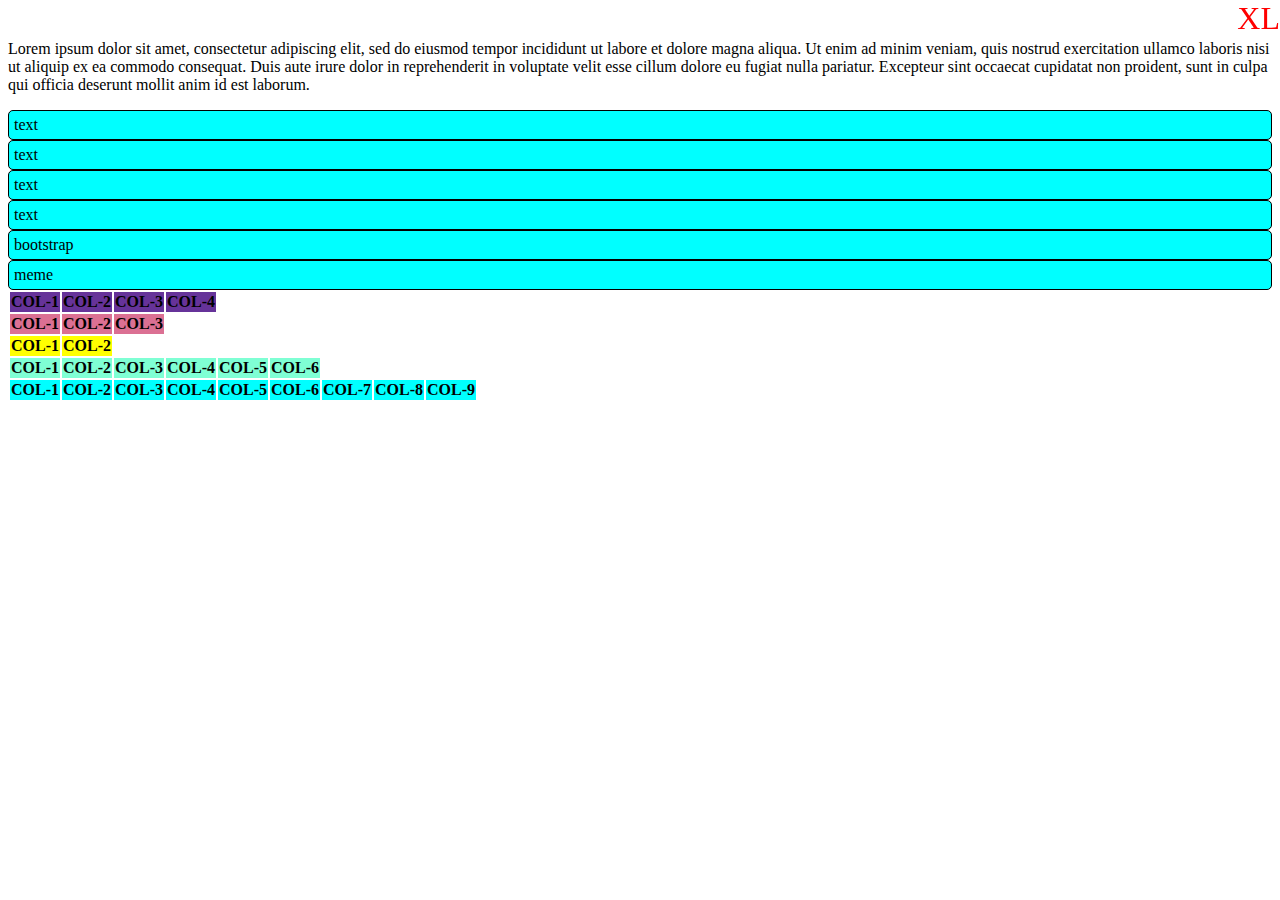
<file: webDev2/index.html>
<!DOCTYPE html>
<html lang="en">
<head>
    <meta charset="UTF-8">
    <meta name="viewport" content="width=device-width, initial-scale=1.0">
    <link href="https://cdn.jsdelivr.net/npm/bootstrap@5.0.2/dist/css/bootstrap.min.css" rel="stylesheet" integrity="sha384-EVSTQN3/azprG1Anm3QDgpJLIm9Nao0Yz1ztcQTwFspd3yD65VohhpuuCOmLASjC" crossorigin="anonymous">
    <script src="https://cdn.jsdelivr.net/npm/bootstrap@5.0.2/dist/js/bootstrap.bundle.min.js" integrity="sha384-MrcW6ZMFYlzcLA8Nl+NtUVF0sA7MsXsP1UyJoMp4YLEuNSfAP+JcXn/tWtIaxVXM" crossorigin="anonymous" defer></script>
    <title>BOOTSTRAP</title>
    <style>
        body{
            margin-top: 40px;
        }

        body::before{
            content: "XS";
            color: red;
            font-size: 2rem;
            position: fixed;
            top: 0;
            right: 0;
        }

        @media (min-width: 576px){
            body::before{
                content: "SM"
            }
        }

        @media(min-width: 768px){
            body::before{
                content: "MD";
            }
        }

        @media(min-width: 992px){
            body::before{
                content: "LG";
            }
        }

        @media(min-width: 1200px){
            body::before{
                content: "XL";
            }
        }

        @media(min-width: 1400px){
            body::before{
                content: "XXL";
            }
        }

        .box{
            background-color: aqua;
            border: solid 1px;
            padding: 5px;
            border-radius: 5px;
        }

        .table{
            border
        }
    </style>
</head>
<body>
    <p class="d-none d-sm-block">Lorem ipsum dolor sit amet, consectetur adipiscing elit, sed do eiusmod tempor incididunt ut labore et dolore magna aliqua. Ut enim ad minim veniam, quis nostrud exercitation ullamco laboris nisi ut aliquip ex ea commodo consequat. Duis aute irure dolor in reprehenderit in voluptate velit esse cillum dolore eu fugiat nulla pariatur. Excepteur sint occaecat cupidatat non proident, sunt in culpa qui officia deserunt mollit anim id est laborum.</p>
    <div class="container">
        <div class="row">
            
            <div class="col-4">
                <div class="box">text</div>
            </div>

            <div class="col-4">
                <div class="box">text</div>
            </div>
            <div class="col-4">
                <div class="box">text</div>
            </div>
            <div class="col-4">
                <div class="box">text</div>
            </div>

            <div class="col-4">
                <div class="box">bootstrap</div>
            </div>

            <div class="col-4">
                <div class="box">meme</div>
            </div>
        </div>
    </div>

    <div class="container-m">

    </div>

    <div class="container-fluid">
        <class="table-container">
            <table class="table table-bordered">
                <tr style="background-color: rebeccapurple;">
                    <th>COL-1</th>
                    <th>COL-2</th>
                    <th>COL-3</th>
                    <th>COL-4</th>
                </tr>
        
                <tr style="background-color: palevioletred;">
                    <th>COL-1</th>
                    <th>COL-2</th>
                    <th>COL-3</th>
                </tr>
        
                <tr style="background-color: yellow;">
                    <th>COL-1</th>
                    <th>COL-2</th>
                </tr>
        
                <tr style="background-color: aquamarine;">
                    <th>COL-1</th>
                    <th>COL-2</th>
                    <th>COL-3</th>
                    <th>COL-4</th>
                    <th>COL-5</th>
                    <th>COL-6</th>
                </tr>
        
                <tr style="background-color: aqua;">
                    <th>COL-1</th>
                    <th>COL-2</th>
                    <th>COL-3</th>
                    <th>COL-4</th>
                    <th>COL-5</th>
                    <th>COL-6</th>
                    <th>COL-7</th>
                    <th>COL-8</th>
                    <th>COL-9</th>
                </tr>
        </table>
    </div>
    </div>
</body>
</html>
</file>
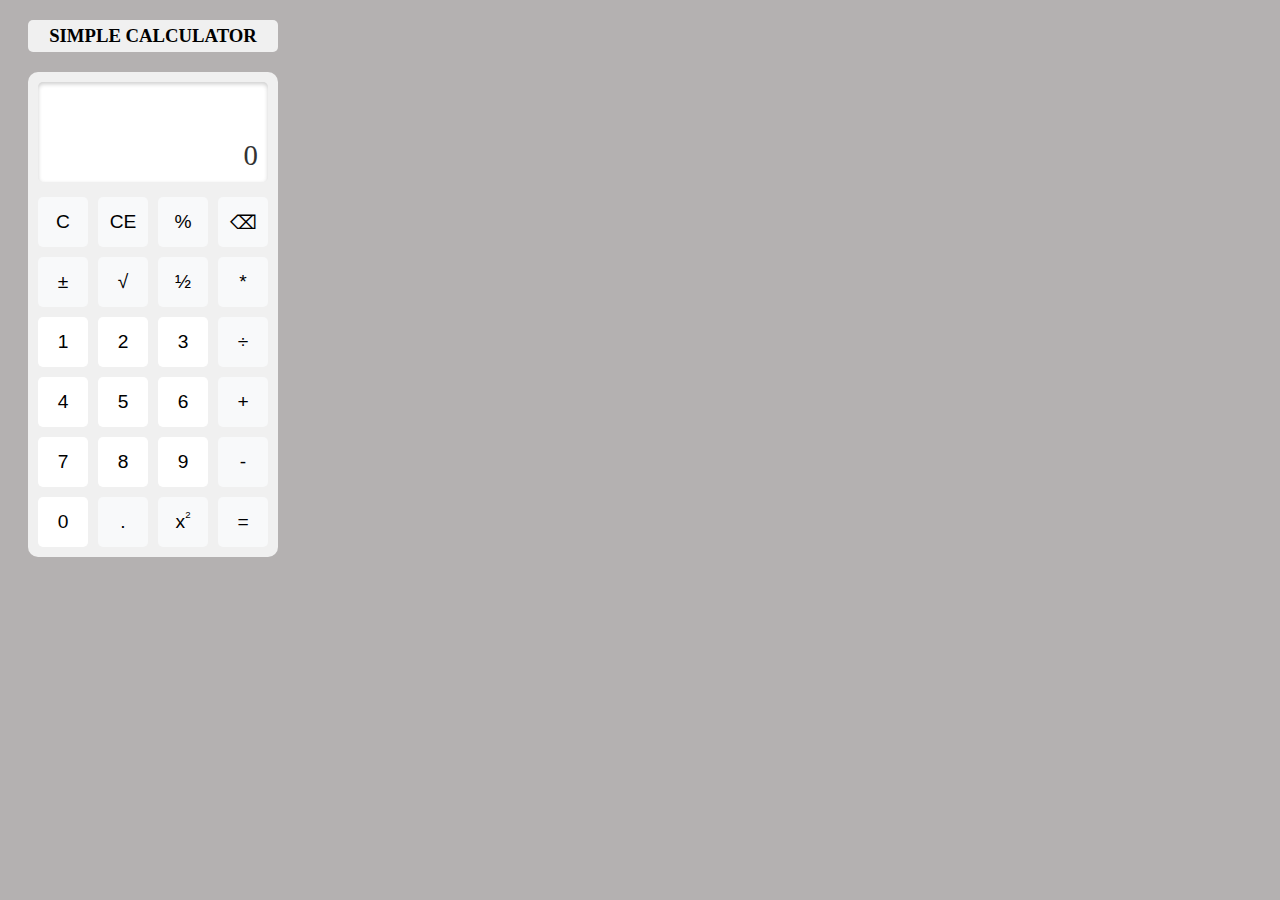
<file: JAVASCRIPT/Calculator/index.html>
<!DOCTYPE html>
<html lang="en">
<head>
    <meta charset="UTF-8">
    <meta name="viewport" content="width=device-width, initial-scale=1.0">
    <title>Simple Calculator</title>
    <link rel="stylesheet" href="styles.css">
</head>
<body>
    <h3>SIMPLE CALCULATOR</h3>
    <div class="calculator_box">
        <div class="calc_display_container">
            <div class="calc_equation"></div>
            <div class="calc_display">0</div>
        </div>
    
        <div class="calc_grid">
            <button class="calc_btn operator" onclick="clearAll()">C</button>
            <button class="calc_btn operator" onclick="clearEntry()">CE</button>
            <button class="calc_btn operator" onclick="handleOperator('%')">%</button>
            <button class="calc_btn operator" onclick="backSpace()">⌫</button>
            
            <button class="calc_btn operator" onclick="toggleSign()">±</button>
            <button class="calc_btn operator" onclick="squareRoot()">√</button>
            <button class="calc_btn operator" onclick="fraction()">½</button>
            <button class="calc_btn operator" onclick="handleOperator('*')">*</button>
            
            <button class="calc_btn" onclick="appendNumber('1')">1</button>
            <button class="calc_btn" onclick="appendNumber('2')">2</button>
            <button class="calc_btn" onclick="appendNumber('3')">3</button>
            <button class="calc_btn operator" onclick="handleOperator('/')">÷</button>

            <button class="calc_btn" onclick="appendNumber('4')">4</button>
            <button class="calc_btn" onclick="appendNumber('5')">5</button>
            <button class="calc_btn" onclick="appendNumber('6')">6</button>
            <button class="calc_btn operator" onclick="handleOperator('+')">+</button>

            <button class="calc_btn" onclick="appendNumber('7')">7</button>
            <button class="calc_btn" onclick="appendNumber('8')">8</button>
            <button class="calc_btn" onclick="appendNumber('9')">9</button>
            <button class="calc_btn operator" onclick="handleOperator('-')">-</button>

            <button class="calc_btn" onclick="appendNumber('0')">0</button>
            <button class="calc_btn operator" onclick="appendDecimal('')">.</button>
            <button class="calc_btn operator" onclick="square()">x<sup>2</sup></button>
            <button class="calc_btn operator" onclick="calculate()">=</button>
            
        </div>
    </div>
    <script src="script.js"></script>
</body>
</html>
</file>
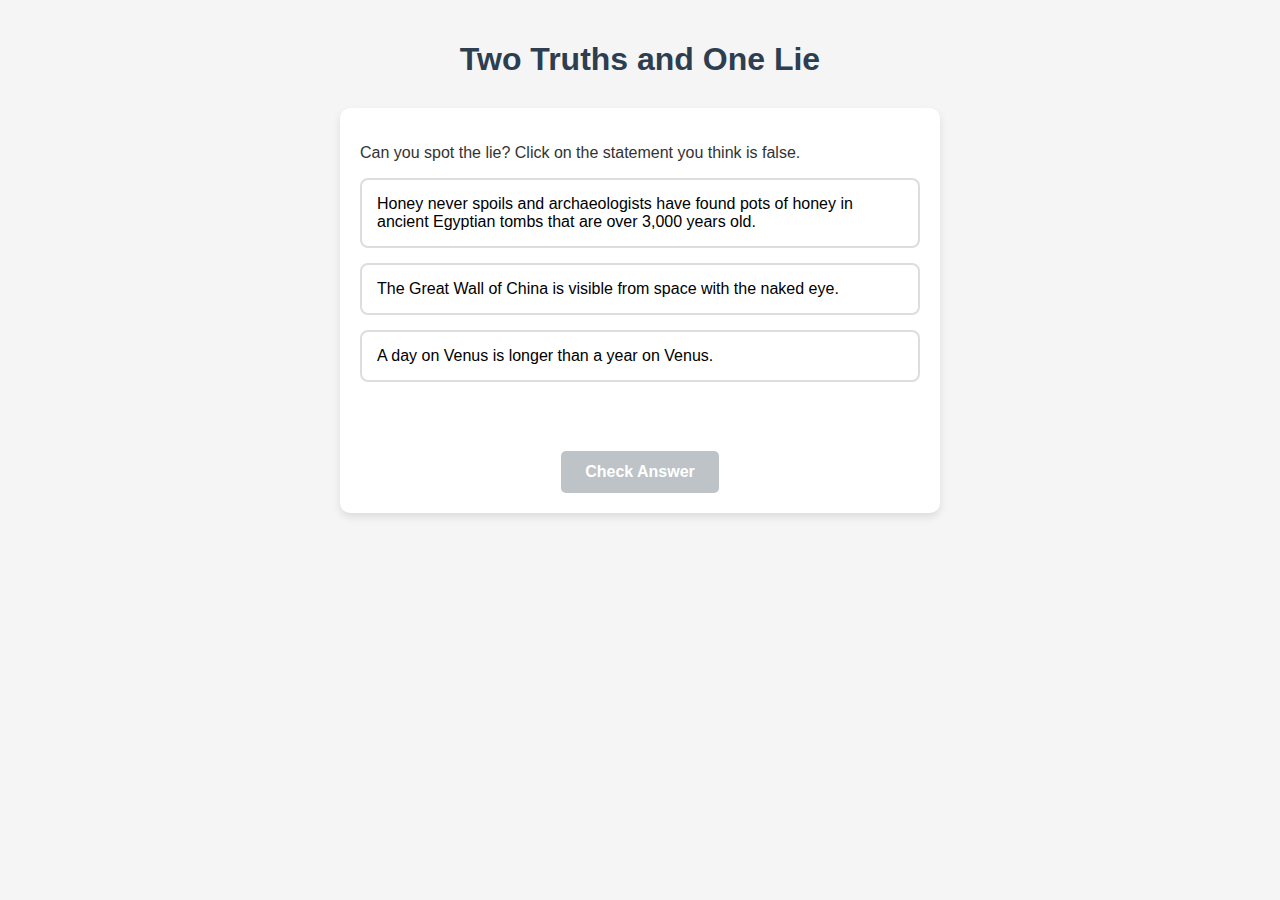
<file: JAVASCRIPT/twotruth/index.html>
<!DOCTYPE html>
<html lang="en">
<head>
    <meta charset="UTF-8">
    <meta name="viewport" content="width=device-width, initial-scale=1.0">
    <link rel="stylesheet" href="style.css">
    <script src="script.js" defer></script>
    <title>Two Truths and One Lie</title>
    <style>

    </style>
</head>
<body>
    <h1>Two Truths and One Lie</h1>
    
    <div class="game-container">
        <p>Can you spot the lie? Click on the statement you think is false.</p>
        
        <div class="statements" id="statements-container">
            <button class="statement-btn" id="statement1">Honey never spoils and archaeologists have found pots of honey in ancient Egyptian tombs that are over 3,000 years old.</button>
            <button class="statement-btn" id="statement2">The Great Wall of China is visible from space with the naked eye.</button>
            <button class="statement-btn" id="statement3">A day on Venus is longer than a year on Venus.</button>
        </div>
        
        <div class="feedback" id="feedback"></div>
        
        <button id="check-answer" class="action-btn" disabled>Check Answer</button>
        <button id="reset-game" class="action-btn reset-btn">Play Again</button>
    </div>
</body>
</html>
</file>
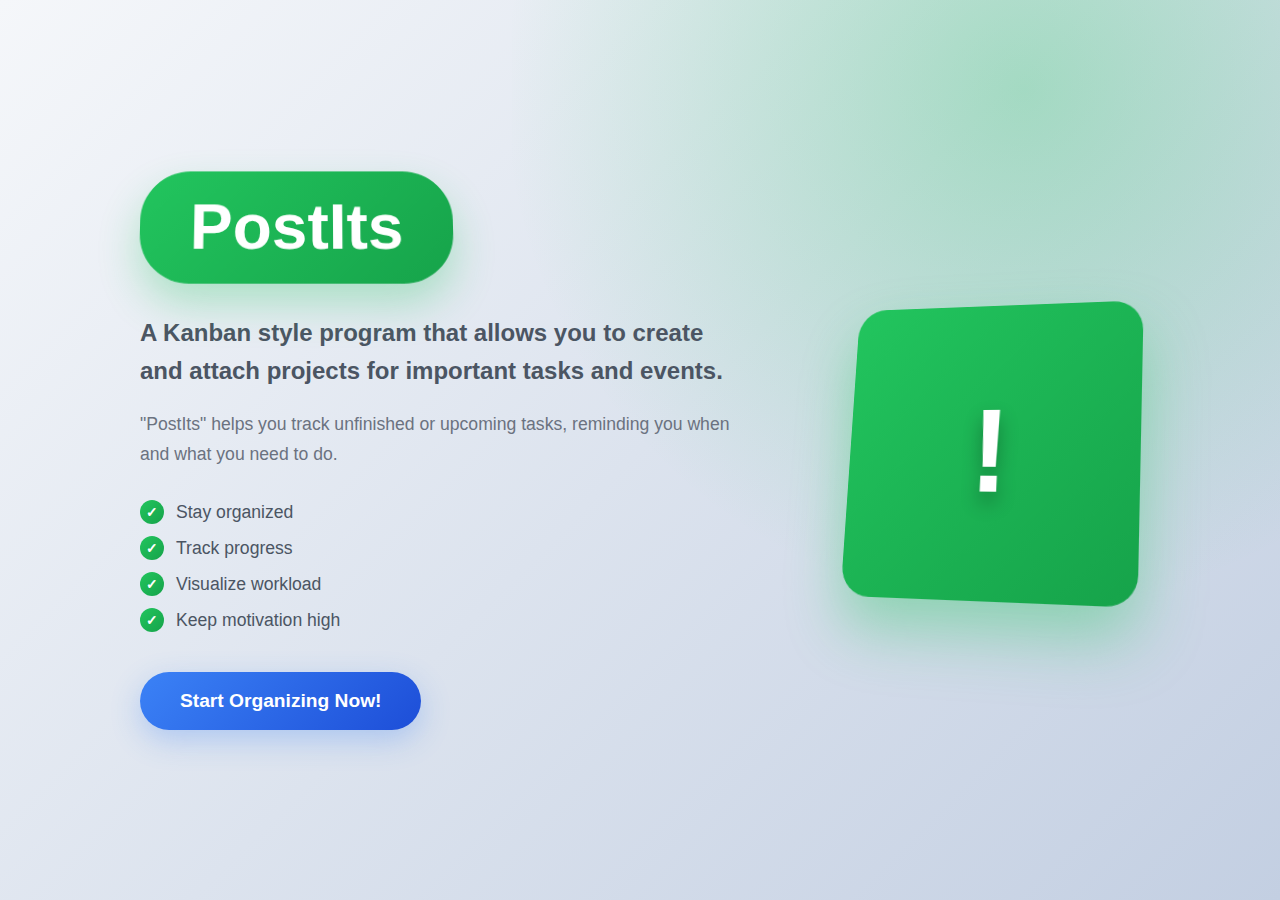
<file: FINAL_WEBDEV_OUTPUT_RESUBMISSION.html>
<!DOCTYPE html>
<html lang="en">
<head>
    <meta charset="UTF-8">
    <meta name="viewport" content="width=device-width, initial-scale=1.0">
    <title>PostIts - Kanban Task Manager</title>
    <style>
        * {
            margin: 0;
            padding: 0;
            box-sizing: border-box;
        }

        body {
            font-family: 'Segoe UI', Tahoma, Geneva, Verdana, sans-serif;
            background: linear-gradient(135deg, #667eea 0%, #764ba2 100%);
            min-height: 100vh;
            color: #333;
        }

        .hero-section {
            background: linear-gradient(135deg, #f5f7fa 0%, #c3cfe2 100%);
            min-height: 100vh;
            display: flex;
            align-items: center;
            justify-content: center;
            position: relative;
            overflow: hidden;
        }

        .hero-section::before {
            content: '';
            position: absolute;
            top: -50%;
            right: -20%;
            width: 80%;
            height: 120%;
            background: radial-gradient(circle, rgba(34, 197, 94, 0.3) 0%, transparent 70%);
            animation: float 6s ease-in-out infinite;
        }

        @keyframes float {
            0%, 100% { transform: translateY(0px) rotate(0deg); }
            50% { transform: translateY(-20px) rotate(5deg); }
        }

        .hero-content {
            display: flex;
            align-items: center;
            max-width: 1200px;
            padding: 0 40px;
            gap: 100px;
            z-index: 2;
            position: relative;
        }

        .hero-text {
            flex: 1;
            max-width: 600px;
        }

        .logo {
            background: linear-gradient(135deg, #22c55e, #16a34a);
            color: white;
            padding: 20px 50px;
            border-radius: 50px;
            font-size: 4rem;
            font-weight: bold;
            margin-bottom: 30px;
            display: inline-block;
            box-shadow: 0 20px 40px rgba(34, 197, 94, 0.3);
            transform: perspective(1000px) rotateX(10deg);
            animation: pulse 2s infinite;
        }

        @keyframes pulse {
            0%, 100% { transform: perspective(1000px) rotateX(10deg) scale(1); }
            50% { transform: perspective(1000px) rotateX(10deg) scale(1.05); }
        }

        .hero-text h2 {
            font-size: 1.5rem;
            margin-bottom: 20px;
            color: #4b5563;
            line-height: 1.6;
        }

        .hero-text p {
            font-size: 1.1rem;
            margin-bottom: 30px;
            color: #6b7280;
            line-height: 1.7;
        }

        .features {
            list-style: none;
            margin-bottom: 40px;
        }

        .features li {
            font-size: 1.1rem;
            margin-bottom: 12px;
            color: #4b5563;
            display: flex;
            align-items: center;
            gap: 12px;
        }

        .features li::before {
            content: '✓';
            background: linear-gradient(135deg, #22c55e, #16a34a);
            color: white;
            width: 24px;
            height: 24px;
            border-radius: 50%;
            display: flex;
            align-items: center;
            justify-content: center;
            font-weight: bold;
            font-size: 0.9rem;
        }

        .hero-icon {
            width: 300px;
            height: 300px;
            background: linear-gradient(135deg, #22c55e, #16a34a);
            border-radius: 30px;
            display: flex;
            align-items: center;
            justify-content: center;
            box-shadow: 0 30px 60px rgba(34, 197, 94, 0.4);
            transform: perspective(1000px) rotateY(-15deg) rotateX(10deg);
            animation: bounce 3s ease-in-out infinite;
        }

        @keyframes bounce {
            0%, 100% { transform: perspective(1000px) rotateY(-15deg) rotateX(10deg) translateY(0px); }
            50% { transform: perspective(1000px) rotateY(-15deg) rotateX(10deg) translateY(-10px); }
        }

        .hero-icon::before {
            content: '!';
            color: white;
            font-size: 120px;
            font-weight: bold;
            text-shadow: 0 10px 20px rgba(0,0,0,0.3);
        }

        .cta-button {
            background: linear-gradient(135deg, #3b82f6, #1d4ed8);
            color: white;
            padding: 18px 40px;
            border: none;
            border-radius: 50px;
            font-size: 1.2rem;
            font-weight: 600;
            cursor: pointer;
            transition: all 0.3s ease;
            box-shadow: 0 10px 30px rgba(59, 130, 246, 0.3);
            position: relative;
            overflow: hidden;
        }

        .cta-button::before {
            content: '';
            position: absolute;
            top: 0;
            left: -100%;
            width: 100%;
            height: 100%;
            background: linear-gradient(90deg, transparent, rgba(255,255,255,0.3), transparent);
            transition: left 0.6s;
        }

        .cta-button:hover::before {
            left: 100%;
        }

        .cta-button:hover {
            transform: translateY(-3px);
            box-shadow: 0 15px 40px rgba(59, 130, 246, 0.4);
        }

        .app-section {
            display: none;
            min-height: 100vh;
            padding: 20px;
            background: linear-gradient(135deg, #667eea 0%, #764ba2 100%);
        }

        .app-header {
            background: rgba(255, 255, 255, 0.95);
            backdrop-filter: blur(10px);
            padding: 20px;
            border-radius: 20px;
            margin-bottom: 30px;
            box-shadow: 0 10px 30px rgba(0,0,0,0.1);
            display: flex;
            justify-content: space-between;
            align-items: center;
        }

        .app-logo {
            background: linear-gradient(135deg, #22c55e, #16a34a);
            color: white;
            padding: 10px 25px;
            border-radius: 25px;
            font-size: 1.5rem;
            font-weight: bold;
        }

        .add-task-btn {
            background: linear-gradient(135deg, #f59e0b, #d97706);
            color: white;
            border: none;
            padding: 12px 25px;
            border-radius: 25px;
            font-weight: 600;
            cursor: pointer;
            transition: all 0.3s ease;
            box-shadow: 0 5px 15px rgba(245, 158, 11, 0.3);
        }

        .add-task-btn:hover {
            transform: translateY(-2px);
            box-shadow: 0 8px 25px rgba(245, 158, 11, 0.4);
        }

        .kanban-board {
            display: grid;
            grid-template-columns: repeat(auto-fit, minmax(300px, 1fr));
            gap: 30px;
            max-width: 1400px;
            margin: 0 auto;
        }

        .column {
            background: rgba(255, 255, 255, 0.95);
            backdrop-filter: blur(10px);
            border-radius: 20px;
            padding: 25px;
            box-shadow: 0 10px 30px rgba(0,0,0,0.1);
            min-height: 500px;
        }

        .column-header {
            font-size: 1.3rem;
            font-weight: bold;
            margin-bottom: 20px;
            padding-bottom: 15px;
            border-bottom: 3px solid;
            text-align: center;
        }

        .todo .column-header {
            color: #ef4444;
            border-color: #ef4444;
        }

        .in-progress .column-header {
            color: #f59e0b;
            border-color: #f59e0b;
        }

        .done .column-header {
            color: #22c55e;
            border-color: #22c55e;
        }

        .task-list {
            min-height: 400px;
            position: relative;
        }

        .task-card {
            background: white;
            border-radius: 15px;
            padding: 20px;
            margin-bottom: 15px;
            box-shadow: 0 5px 15px rgba(0,0,0,0.1);
            cursor: grab;
            transition: all 0.3s ease;
            border-left: 4px solid;
            position: relative;
            overflow: hidden;
        }

        .task-card::before {
            content: '';
            position: absolute;
            top: 0;
            left: 0;
            right: 0;
            height: 2px;
            background: linear-gradient(90deg, transparent, rgba(0,0,0,0.1), transparent);
            transform: translateX(-100%);
            transition: transform 0.3s ease;
        }

        .task-card:hover::before {
            transform: translateX(100%);
        }

        .task-card:hover {
            transform: translateY(-5px);
            box-shadow: 0 15px 30px rgba(0,0,0,0.15);
        }

        .task-card:active {
            cursor: grabbing;
        }

        .task-card.todo {
            border-left-color: #ef4444;
        }

        .task-card.in-progress {
            border-left-color: #f59e0b;
        }

        .task-card.done {
            border-left-color: #22c55e;
        }

        .task-title {
            font-size: 1.1rem;
            font-weight: 600;
            margin-bottom: 8px;
            color: #1f2937;
        }

        .task-description {
            color: #6b7280;
            font-size: 0.9rem;
            margin-bottom: 12px;
            line-height: 1.5;
        }

        .task-meta {
            display: flex;
            justify-content: space-between;
            align-items: center;
            font-size: 0.8rem;
            color: #9ca3af;
        }

        .task-actions {
            display: flex;
            gap: 8px;
        }

        .task-action {
            background: none;
            border: none;
            cursor: pointer;
            padding: 4px 8px;
            border-radius: 6px;
            transition: all 0.2s ease;
            font-size: 0.8rem;
        }

        .edit-btn {
            color: #3b82f6;
        }

        .edit-btn:hover {
            background: rgba(59, 130, 246, 0.1);
        }

        .delete-btn {
            color: #ef4444;
        }

        .delete-btn:hover {
            background: rgba(239, 68, 68, 0.1);
        }

        .modal {
            display: none;
            position: fixed;
            top: 0;
            left: 0;
            width: 100%;
            height: 100%;
            background: rgba(0, 0, 0, 0.7);
            backdrop-filter: blur(5px);
            z-index: 1000;
        }

        .modal-content {
            position: absolute;
            top: 50%;
            left: 50%;
            transform: translate(-50%, -50%);
            background: white;
            padding: 40px;
            border-radius: 20px;
            box-shadow: 0 20px 60px rgba(0,0,0,0.3);
            width: 90%;
            max-width: 500px;
            animation: modalSlideIn 0.3s ease;
        }

        @keyframes modalSlideIn {
            from {
                opacity: 0;
                transform: translate(-50%, -60%);
            }
            to {
                opacity: 1;
                transform: translate(-50%, -50%);
            }
        }

        .modal h3 {
            margin-bottom: 25px;
            color: #1f2937;
            font-size: 1.4rem;
        }

        .form-group {
            margin-bottom: 20px;
        }

        .form-group label {
            display: block;
            margin-bottom: 8px;
            font-weight: 600;
            color: #374151;
        }

        .form-group input,
        .form-group textarea,
        .form-group select {
            width: 100%;
            padding: 12px 15px;
            border: 2px solid #e5e7eb;
            border-radius: 10px;
            font-size: 1rem;
            transition: all 0.3s ease;
            background: #f9fafb;
        }

        .form-group input:focus,
        .form-group textarea:focus,
        .form-group select:focus {
            outline: none;
            border-color: #3b82f6;
            background: white;
            box-shadow: 0 0 0 3px rgba(59, 130, 246, 0.1);
        }

        .form-group textarea {
            resize: vertical;
            min-height: 100px;
        }

        .modal-actions {
            display: flex;
            gap: 15px;
            justify-content: flex-end;
            margin-top: 30px;
        }

        .modal-btn {
            padding: 12px 25px;
            border: none;
            border-radius: 10px;
            font-weight: 600;
            cursor: pointer;
            transition: all 0.3s ease;
            font-size: 1rem;
        }

        .save-btn {
            background: linear-gradient(135deg, #22c55e, #16a34a);
            color: white;
        }

        .save-btn:hover {
            transform: translateY(-2px);
            box-shadow: 0 8px 25px rgba(34, 197, 94, 0.3);
        }

        .cancel-btn {
            background: #f3f4f6;
            color: #6b7280;
        }

        .cancel-btn:hover {
            background: #e5e7eb;
        }

        .drag-over {
            background: rgba(59, 130, 246, 0.1);
            border: 2px dashed #3b82f6;
        }

        .empty-state {
            text-align: center;
            color: #9ca3af;
            font-style: italic;
            padding: 40px 20px;
        }

        @media (max-width: 768px) {
            .hero-content {
                flex-direction: column;
                gap: 50px;
                text-align: center;
            }

            .hero-icon {
                width: 200px;
                height: 200px;
            }

            .logo {
                font-size: 3rem;
                padding: 15px 35px;
            }

            .kanban-board {
                grid-template-columns: 1fr;
            }

            .app-header {
                flex-direction: column;
                gap: 15px;
            }
        }
    </style>
</head>
<body>
    
    <div class="hero-section" id="heroSection">
        <div class="hero-content">
            <div class="hero-text">
                <div class="logo">PostIts</div>
                <h2>A Kanban style program that allows you to create and attach projects for important tasks and events.</h2>
                <p>"PostIts" helps you track unfinished or upcoming tasks, reminding you when and what you need to do.</p>
                <ul class="features">
                    <li>Stay organized</li>
                    <li>Track progress</li>
                    <li>Visualize workload</li>
                    <li>Keep motivation high</li>
                </ul>
                <button class="cta-button" onclick="startApp()">Start Organizing Now!</button>
            </div>
            <div class="hero-icon"></div>
        </div>
    </div>

    
    <div class="app-section" id="appSection">
        <div class="app-header">
            <div class="app-logo">PostIts</div>
            <button class="add-task-btn" onclick="openTaskModal()">+ Add New Task</button>
        </div>

        <div class="kanban-board">
            <div class="column todo">
                <div class="column-header">To Do</div>
                <div class="task-list" id="todoList" ondrop="drop(event)" ondragover="allowDrop(event)">
                    <div class="empty-state">No tasks yet. Add your first task!</div>
                </div>
            </div>

            <div class="column in-progress">
                <div class="column-header">In Progress</div>
                <div class="task-list" id="inProgressList" ondrop="drop(event)" ondragover="allowDrop(event)">
                    <div class="empty-state">Move tasks here when you start working on them</div>
                </div>
            </div>

            <div class="column done">
                <div class="column-header">Done</div>
                <div class="task-list" id="doneList" ondrop="drop(event)" ondragover="allowDrop(event)">
                    <div class="empty-state">Completed tasks will appear here</div>
                </div>
            </div>
        </div>
    </div>

    
    <div class="modal" id="taskModal">
        <div class="modal-content">
            <h3 id="modalTitle">Add New Task</h3>
            <form id="taskForm">
                <div class="form-group">
                    <label for="taskTitle">Task Title</label>
                    <input type="text" id="taskTitle" required>
                </div>
                <div class="form-group">
                    <label for="taskDescription">Description</label>
                    <textarea id="taskDescription" placeholder="Describe your task..."></textarea>
                </div>
                <div class="form-group">
                    <label for="taskStatus">Status</label>
                    <select id="taskStatus">
                        <option value="todo">To Do</option>
                        <option value="in-progress">In Progress</option>
                        <option value="done">Done</option>
                    </select>
                </div>
                <div class="form-group">
                    <label for="taskPriority">Priority</label>
                    <select id="taskPriority">
                        <option value="low">Low</option>
                        <option value="medium">Medium</option>
                        <option value="high">High</option>
                    </select>
                </div>
                <div class="modal-actions">
                    <button type="button" class="modal-btn cancel-btn" onclick="closeTaskModal()">Cancel</button>
                    <button type="submit" class="modal-btn save-btn">Save Task</button>
                </div>
            </form>
        </div>
    </div>

    <script>
        
        let tasks = [];
        let taskIdCounter = 1;
        let editingTaskId = null;

        
        function startApp() {
            document.getElementById('heroSection').style.display = 'none';
            document.getElementById('appSection').style.display = 'block';
            loadTasks();
        }

        
        function openTaskModal(taskId = null) {
            const modal = document.getElementById('taskModal');
            const modalTitle = document.getElementById('modalTitle');
            const form = document.getElementById('taskForm');
            
            editingTaskId = taskId;
            
            if (taskId) {
                const task = tasks.find(t => t.id === taskId);
                modalTitle.textContent = 'Edit Task';
                document.getElementById('taskTitle').value = task.title;
                document.getElementById('taskDescription').value = task.description;
                document.getElementById('taskStatus').value = task.status;
                document.getElementById('taskPriority').value = task.priority;
            } else {
                modalTitle.textContent = 'Add New Task';
                form.reset();
            }
            
            modal.style.display = 'block';
        }

        function closeTaskModal() {
            document.getElementById('taskModal').style.display = 'none';
            document.getElementById('taskForm').reset();
            editingTaskId = null;
        }

        
        function saveTask(taskData) {
            if (editingTaskId) {
        
                const taskIndex = tasks.findIndex(t => t.id === editingTaskId);
                tasks[taskIndex] = { ...tasks[taskIndex], ...taskData };
            } else {
        
                const newTask = {
                    id: taskIdCounter++,
                    ...taskData,
                    createdAt: new Date().toISOString(),
                    updatedAt: new Date().toISOString()
                };
                tasks.push(newTask);
            }
            
            renderTasks();
            closeTaskModal();
        }

        function deleteTask(taskId) {
            if (confirm('Are you sure you want to delete this task?')) {
                tasks = tasks.filter(t => t.id !== taskId);
                renderTasks();
            }
        }

        function loadTasks() {
        
            if (tasks.length === 0) {
                tasks = [
                    {
                        id: taskIdCounter++,
                        title: 'Welcome to PostIts!',
                        description: 'This is your first task. You can edit, delete, or drag it to different columns.',
                        status: 'todo',
                        priority: 'high',
                        createdAt: new Date().toISOString(),
                        updatedAt: new Date().toISOString()
                    },
                    {
                        id: taskIdCounter++,
                        title: 'Learn Kanban Workflow',
                        description: 'Understand how to move tasks through different stages of completion.',
                        status: 'in-progress',
                        priority: 'medium',
                        createdAt: new Date().toISOString(),
                        updatedAt: new Date().toISOString()
                    }
                ];
            }
            renderTasks();
        }

        function renderTasks() {
            const todoList = document.getElementById('todoList');
            const inProgressList = document.getElementById('inProgressList');
            const doneList = document.getElementById('doneList');

        
            todoList.innerHTML = '';
            inProgressList.innerHTML = '';
            doneList.innerHTML = '';

        
            const todoTasks = tasks.filter(t => t.status === 'todo');
            const inProgressTasks = tasks.filter(t => t.status === 'in-progress');
            const doneTasks = tasks.filter(t => t.status === 'done');

            renderTaskList(todoTasks, todoList, 'todo');
            renderTaskList(inProgressTasks, inProgressList, 'in-progress');
            renderTaskList(doneTasks, doneList, 'done');
        }

        function renderTaskList(taskList, container, status) {
            if (taskList.length === 0) {
                const emptyState = document.createElement('div');
                emptyState.className = 'empty-state';
                emptyState.textContent = getEmptyStateMessage(status);
                container.appendChild(emptyState);
                return;
            }

            taskList.forEach(task => {
                const taskCard = createTaskCard(task);
                container.appendChild(taskCard);
            });
        }

        function getEmptyStateMessage(status) {
            switch (status) {
                case 'todo':
                    return 'No tasks yet. Add your first task!';
                case 'in-progress':
                    return 'Move tasks here when you start working on them';
                case 'done':
                    return 'Completed tasks will appear here';
                default:
                    return 'No tasks here';
            }
        }

        function createTaskCard(task) {
            const card = document.createElement('div');
            card.className = `task-card ${task.status}`;
            card.draggable = true;
            card.dataset.taskId = task.id;
            
            card.innerHTML = `
                <div class="task-title">${task.title}</div>
                <div class="task-description">${task.description}</div>
                <div class="task-meta">
                    <span class="task-priority priority-${task.priority}">
                        ${task.priority.charAt(0).toUpperCase() + task.priority.slice(1)} Priority
                    </span>
                    <div class="task-actions">
                        <button class="task-action edit-btn" onclick="openTaskModal(${task.id})">Edit</button>
                        <button class="task-action delete-btn" onclick="deleteTask(${task.id})">Delete</button>
                    </div>
                </div>
            `;

        
            card.addEventListener('dragstart', handleDragStart);
            card.addEventListener('dragend', handleDragEnd);

            return card;
        }

        
        let draggedTask = null;

        function handleDragStart(e) {
            draggedTask = e.target;
            e.target.style.opacity = '0.5';
        }

        function handleDragEnd(e) {
            e.target.style.opacity = '1';
            draggedTask = null;
        }

        function allowDrop(e) {
            e.preventDefault();
            e.currentTarget.classList.add('drag-over');
        }

        function drop(e) {
            e.preventDefault();
            e.currentTarget.classList.remove('drag-over');
            
            if (draggedTask) {
                const taskId = parseInt(draggedTask.dataset.taskId);
                const newStatus = getStatusFromContainer(e.currentTarget);
                
                updateTaskStatus(taskId, newStatus);
            }
        }

        function getStatusFromContainer(container) {
            if (container.id === 'todoList') return 'todo';
            if (container.id === 'inProgressList') return 'in-progress';
            if (container.id === 'doneList') return 'done';
        }

        function updateTaskStatus(taskId, newStatus) {
            const task = tasks.find(t => t.id === taskId);
            if (task && task.status !== newStatus) {
                task.status = newStatus;
                task.updatedAt = new Date().toISOString();
                renderTasks();
            }
        }

        document.getElementById('taskForm').addEventListener('submit', function(e) {
            e.preventDefault();
            
            const formData = {
                title: document.getElementById('taskTitle').value,
                description: document.getElementById('taskDescription').value,
                status: document.getElementById('taskStatus').value,
                priority: document.getElementById('taskPriority').value
            };
            
            saveTask(formData);
        });

        document.querySelectorAll('.task-list').forEach(list => {
            list.addEventListener('dragleave', function(e) {
                if (!this.contains(e.relatedTarget)) {
                    this.classList.remove('drag-over');
                }
            });
        });


        document.getElementById('taskModal').addEventListener('click', function(e) {
            if (e.target === this) {
                closeTaskModal();
            }
        });

        document.addEventListener('keydown', function(e) {
            if (e.key === 'Escape') {
                closeTaskModal();
            }
            if (e.key === 'n' && (e.ctrlKey || e.metaKey)) {
                e.preventDefault();
                openTaskModal();
            }
        });
    </script>
</body>
</html>
</file>
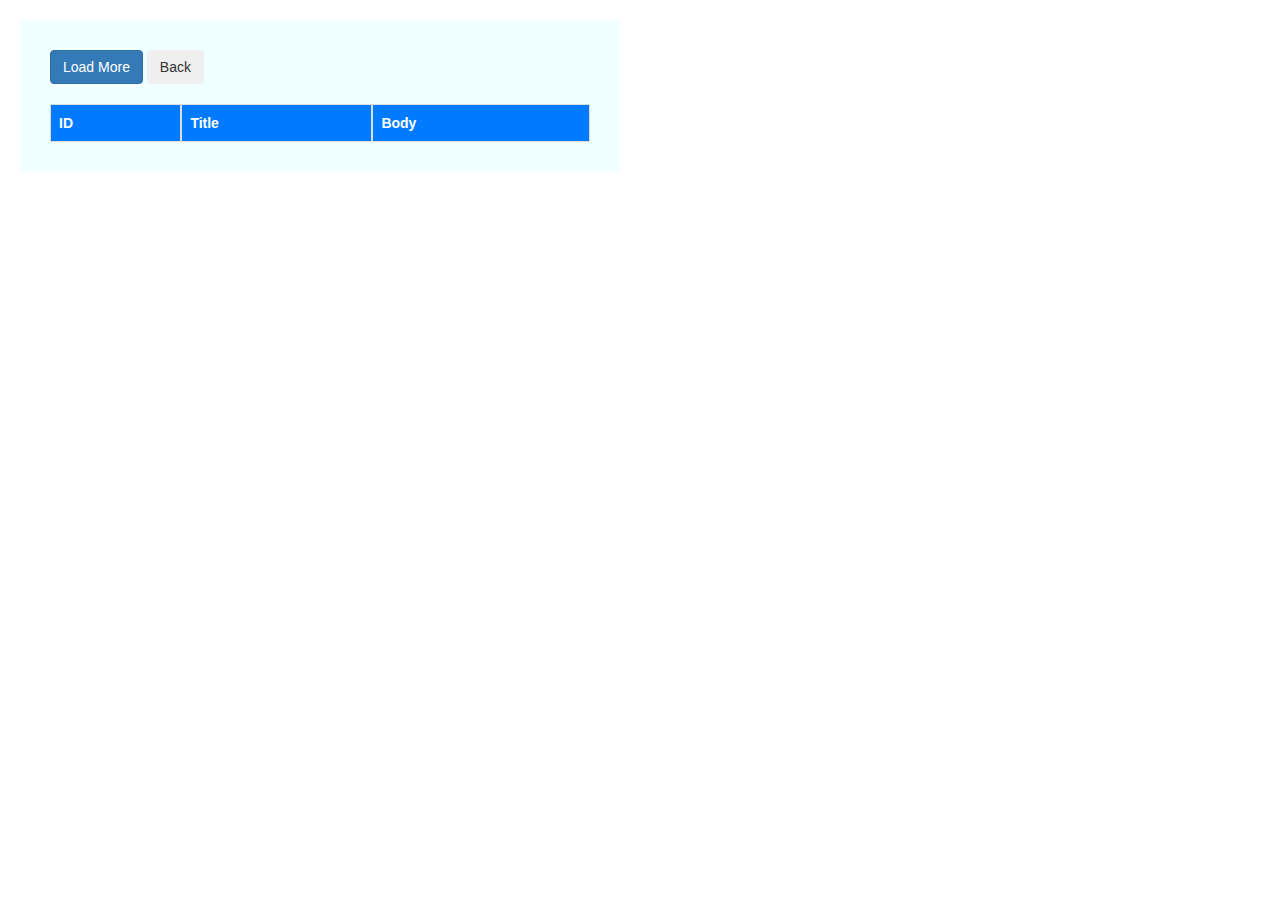
<file: JAVASCRIPT/introTOAJAX.html>
<!DOCTYPE html>
<html lang="en">
<head>
    <meta charset="UTF-8">
    <meta name="viewport" content="width=device-width, initial-scale=1.0">
    <link rel="stylesheet" href="https://cdn.jsdelivr.net/npm/bootstrap@3.3.7/dist/css/bootstrap.min.css">
    <title>Document</title>

    <style>
        .container {
            margin: 20px;
            max-width: 600px;
            padding: 30px;
            background-color: azure;
            border-spacing: 0;
            border-radius: 5px;
            overflow: hidden;
        }
        table {
            width: 100%;
            margin-top: 20px;
            border-radius: 5px;
            border-collapse: separate;
        }
        th, td {
            border: 1px solid #ddd;
            padding: 8px;
            text-align: left;
        }
        th {
            background-color: #007bff;
            color: white;
        }
    </style>
</head>
<body>

    <div class="container">
        <button id="load" class="btn btn-primary">Load More</button>
        <button id="back" class="btn btn-secondary">Back</button>
        <table id="output">
            <thead>
                <tr>
                    <th>ID</th>
                    <th>Title</th>
                    <th>Body</th>
                </tr>
            </thead>
            <tbody>
                
            </tbody>
        </table>
    </div>

    <script>
        let idnum = 1;
        let incrementID = 5;

        document.getElementById("load").addEventListener("click",() => loadAPI(1));
        document.getElementById("back").addEventListener("click",() => loadAPI(-1));

        function loadAPI(direction) {
            let newStartID = idnum + (direction * incrementID);

    if (newStartID < 1 || newStartID > 100) return;

    idnum = newStartID;

    document.querySelector("#output tbody").innerHTML = "";

    let fetchPromises = [];
    for (let i = 0; i < incrementID; i++) {
        fetchPromises.push(fetch(`https://jsonplaceholder.typicode.com/posts/${idnum + i}`).then(response => response.json()));
    }

    Promise.all(fetchPromises)
        .then(posts => {
            posts.forEach(data => {
                const row = document.createElement("tr");
                row.innerHTML = `
                    <td>${data.id}</td>
                    <td>${data.title}</td>
                    <td>${data.body}</td>
                `;
                document.querySelector("#output tbody").appendChild(row);
            });
        })
        .catch(error => console.error("Error fetching data:", error));
        }
    </script>
</body>
</html>
</file>
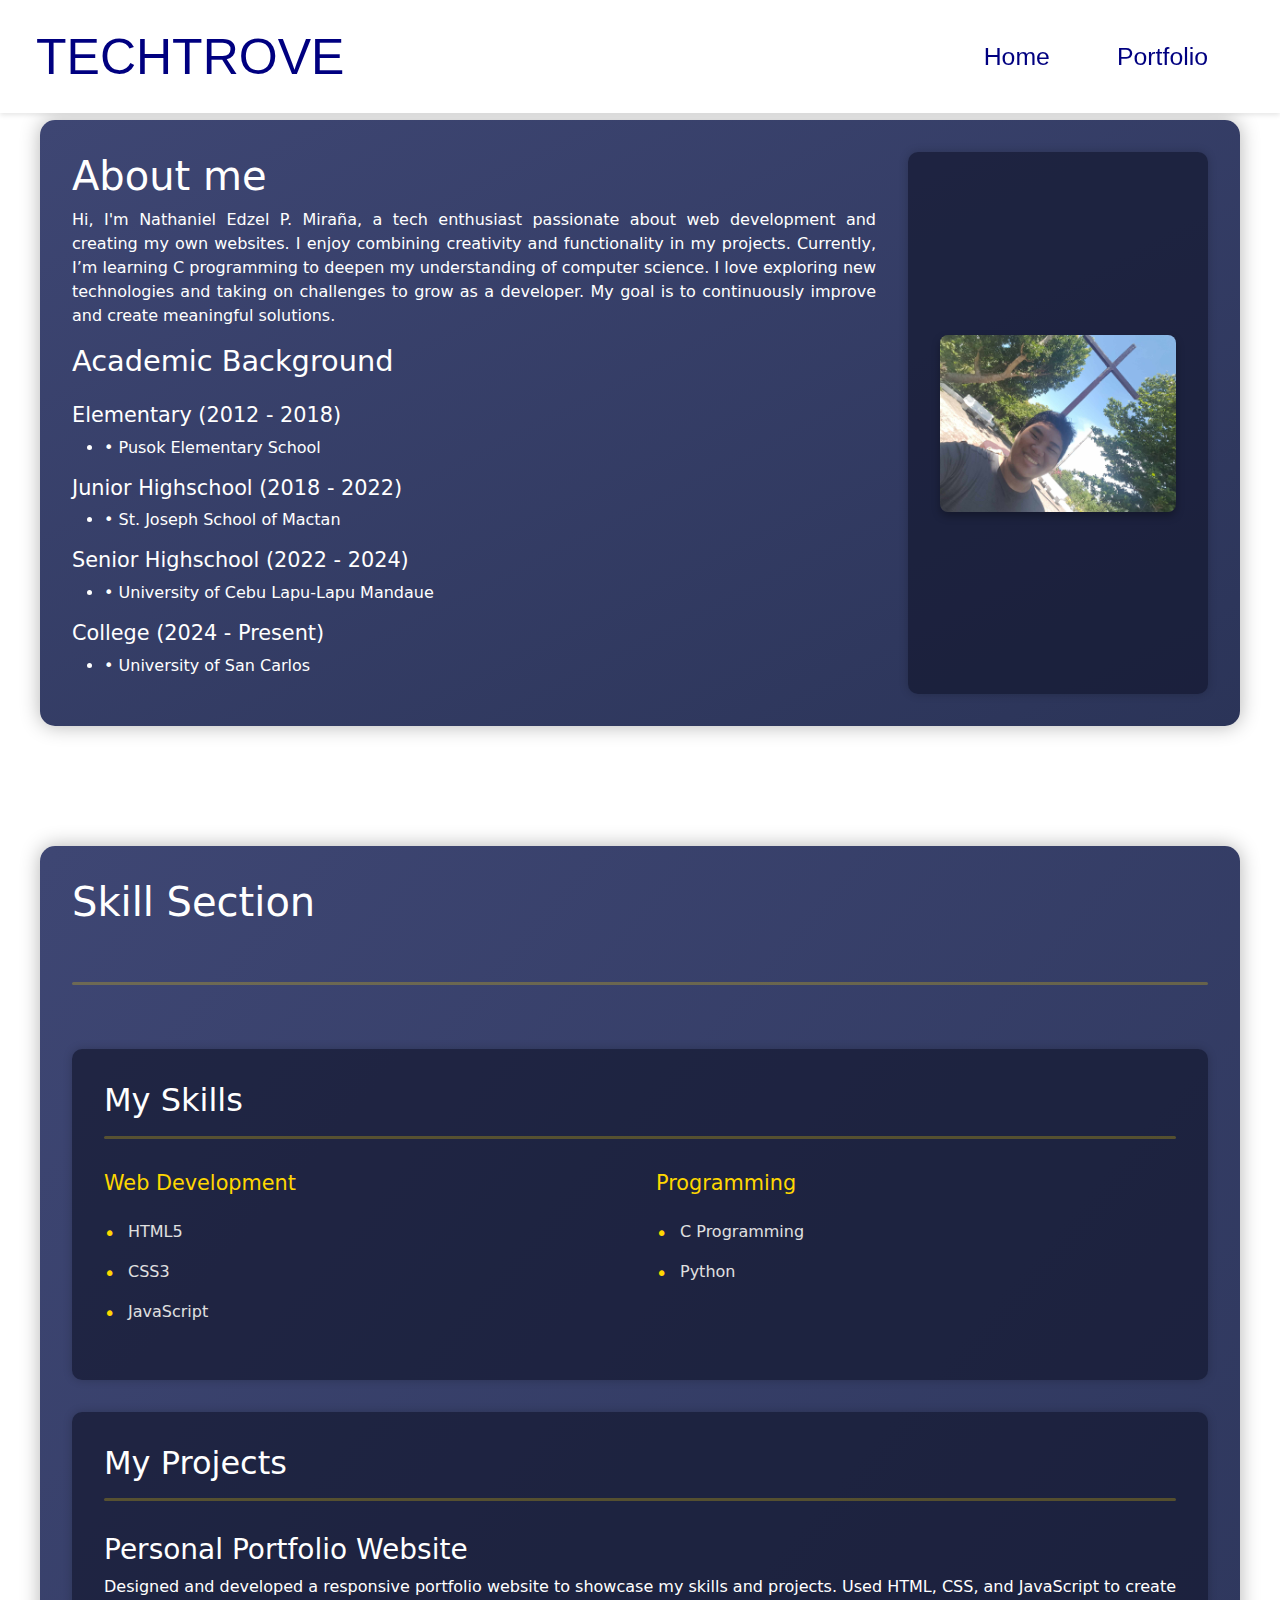
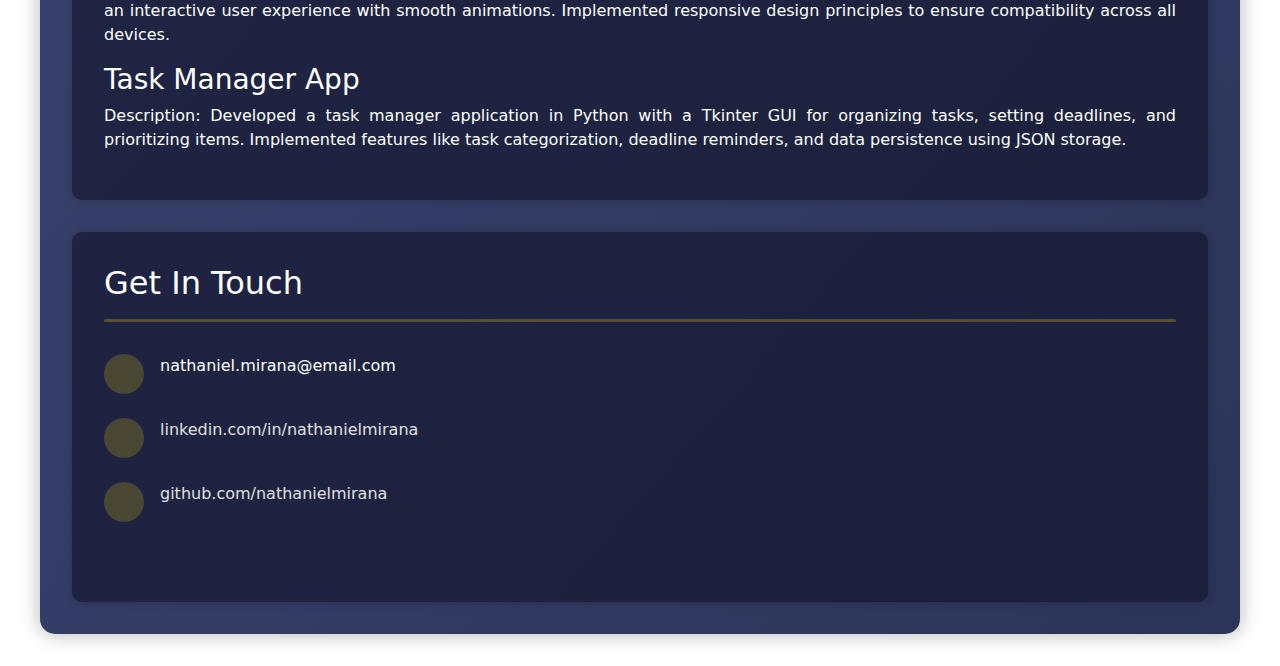
<file: webDev2/aboutMe.html>
<!DOCTYPE html>
<html lang="en">
    <head>
        <meta charset="UTF-8">
        <meta name="viewport" content="width=device-width, initial-scale=1.0">
        <link rel="stylesheet" href="bootstrap.min.css">
        <link rel="stylesheet" href="aboutMe.css">
        <title>About-Me-Page</title>
    </head>
    <body>
        <div class="header-container">
            <h1><a href="index.html">TECHTROVE</a></h1>
            <div class="top-container">
                <p><a href="index.html">Home</a></p>
                <p><a href="Portfolio-Page.html">Portfolio</a></p>
            </div>
        </div>
        <div class="content-container">
            <div class="intro-content">
                <h1>About me</h1>
                <p>
                    Hi, I'm Nathaniel Edzel P. Miraña, a tech enthusiast passionate about web development and creating my own websites. I enjoy combining creativity and functionality in my projects. Currently, 
                    I’m learning C programming to deepen my understanding of computer science. I love exploring new technologies and taking on challenges to grow as a developer. My goal is to continuously 
                    improve and create meaningful solutions.
                </p>
                <div class="academic-section">
                    <h2>Academic Background</h2>
                    
                    <h3>Elementary (2012 - 2018)</h3>
                    <ul>
                        <li>• Pusok Elementary School</li>
                    </ul>
                    
                    <h3>Junior Highschool (2018 - 2022)</h3>
                    <ul>
                        <li>• St. Joseph School of Mactan</li>
                    </ul>
                    
                    <h3>Senior Highschool (2022 - 2024)</h3>
                    <ul>
                        <li>• University of Cebu Lapu-Lapu Mandaue</li>
                    </ul>
                    
                    <h3>College (2024 - Present)</h3>
                    <ul>
                        <li>• University of San Carlos</li>
                    </ul>
                </div>
            </div>
            <div class="image-section">
                <img src="About_Me.jpg" alt="About Me">
            </div>
        </div>
        <div>
            <div class="content-container skills-wrapper">
                <h1>Skill Section</h1>
            <hr class="divider">
            
                <div class="content-section">
                    <h2>My Skills</h2>
                    <hr class="divider">
                    
                    <div class="simple-skills">
                        <div class="skill-category">
                            <h3>Web Development</h3>
                            <ul class="skill-list">
                                <li>HTML5</li>
                                <li>CSS3</li>
                                <li>JavaScript</li>
                            </ul>
                        </div>
                        
                        <div class="skill-category">
                            <h3>Programming</h3>
                            <ul class="skill-list">
                                <li>C Programming</li>
                                <li>Python</li>
                            </ul>
                        </div>
                    </div>
                </div>

                <div>
                    <div class="content-section projects-section">
                        <h2>My Projects</h2>
                        <hr class="divider">
                        
                        <div class="project-item">
                            <h3>Personal Portfolio Website</h3>
                            <p class="project-desc">
                                Designed and developed a responsive portfolio website to showcase my skills and projects.
                                Used HTML, CSS, and JavaScript to create an interactive user experience with smooth animations.
                                Implemented responsive design principles to ensure compatibility across all devices.
                            </p>
                            <h3>Task Manager App</h3>
                        <p class="project-desc">
                            Description: Developed a task manager application in Python with a Tkinter GUI for organizing tasks, setting deadlines, 
                            and prioritizing items. Implemented features like task categorization, deadline reminders, 
                            and data persistence using JSON storage.
                        </p>
                            </div>
                        </div>
                </div> 

                <div class="content-section contact-section">
                    <h2>Get In Touch</h2>
                    <hr class="divider">
                    
                    <div class="contact-info">
                        <div class="contact-item">
                            <i class="contact-icon email-icon"></i>
                            <p>nathaniel.mirana@email.com</p>
                        </div>
                        
                        <div class="contact-item">
                            <i class="contact-icon linkedin-icon"></i>
                            <p><a href="https://linkedin.com/in/nathanielmirana" target="_blank">linkedin.com/in/nathanielmirana</a></p>
                        </div>
                        
                        <div class="contact-item">
                            <i class="contact-icon github-icon"></i>
                            <p><a href="https://github.com/nathanielmirana" target="_blank">github.com/nathanielmirana</a></p>
                        </div>
                </div>
            </div>
        
            </div>
        </div>
    </body>
</html>
</file>
<file: JAVASCRIPT/Calculator/styles.css>
.calculator_box{
        background-color: #f0f0f0;
        border-radius: 10px;
        padding: 10px;
        max-width: 230px;
        margin: 20px;
        box-shadow: 0 4px 8px rgba(red, green, blue, 0.1);
    }

    .calc_display_container{
        background-color: white;
        padding: 10px;
        margin-bottom: 15px;
        border-radius: 5px;
        box-shadow: inset 0 2px 4px rgba(0, 0, 0, 0.2);
        display: flex;
        flex-direction: column;
        min-height: 80px;
    }

    .calc_equation{
        font-size: 0.9rem;
        color: #666;
        text-align: right;
        margin-bottom: 5px;
        min-height: 1.2rem;
        white-space: pre-wrap;
        max-height: 60px;
        overflow-y: auto;
        padding-right: 5px;
        line-height: 1.5rem;
        margin-bottom: auto;
    }

    .calc_equation::-webkit-scrollbar {
        width: 4px;
    }

    .calc_equation::-webkit-scrollbar-track {
        background: #f1f1f1;
    }

    .calc_equation::-webkit-scrollbar-thumb {
        background: #888;
        border-radius: 2px;
    }

    .calc_equation::-webkit-scrollbar-thumb:hover {
        background: #555;
    }

    .calc_display{
        font-size: 1.8rem;
        text-align: right;
        color: #333;
        margin-top: auto;
        padding-top: 10px;
    }

    .calc_grid{
        display: grid;
        grid-template-columns: repeat(4, 0.1fr);
        gap: 10px;
    }

    .calc_btn{
        display: flex;
        border: none;
        font-size: 1.2rem;
        border-radius: 5px;
        cursor: pointer;
        align-items: center;
        justify-content: center;
        width: 50px;
        height: 50px;
        justify-content: center;
        background-color: white;
        border-radius: 5px;
        transition: transform 0.1s, box-shadow 0.1s;
    }

    .calc_btn:hover{
        transform: translateY(-2px);
        box-shadow: 0 4px 8px rgba(red, green, blue, 0.15);
    }

    .calc-button:active {
        transform: translateY(0);
        box-shadow: 0 2px 4px rgba(0, 0, 0, 0.1);
    }

    .operator {
        background-color: #f8f9fa;
        border-radius: 5px;
    }

    .operator:hover{
        background: #d4d4d4;
        box-shadow: 0 2px 4px rgba(red, green, blue, 0.3);
    }

    .operator:active{
        box-shadow: 0 2px 4px rgba(0, 0, 0, 0.25);
    }

    .calc_btn sup{
        font-size: 0.6rem;
        position: relative;
        top: -0.5rem;
        color: inherit;
    }

    body {
        background-color: #b4b1b1;
    }
    
    h3{
        display: flex;
        max-width: 240px;
        border-radius: 5px;
        padding: 5px;
        margin: 20px;
        background-color: #f0f0f0;
        justify-content: center;
    }
</file>
<file: JAVASCRIPT/twotruth/style.css>
body {
    font-family: 'Segoe UI', Tahoma, Geneva, Verdana, sans-serif;
    max-width: 600px;
    margin: 0 auto;
    padding: 20px;
    background-color: #f5f5f5;
    color: #333;
}
h1 {
    text-align: center;
    color: #2c3e50;
    margin-bottom: 30px;
}
.game-container {
    background-color: white;
    border-radius: 10px;
    padding: 20px;
    box-shadow: 0 4px 8px rgba(0,0,0,0.1);
}
.statements {
    display: flex;
    flex-direction: column;
    gap: 15px;
    margin-bottom: 25px;
}
.statement-btn {
    padding: 15px;
    background-color: white;
    border: 2px solid #ddd;
    border-radius: 8px;
    cursor: pointer;
    transition: all 0.3s;
    font-size: 16px;
    text-align: left;
    font-family: inherit;
}
.statement-btn:hover {
    background-color: #f8f9fa;
    border-color: #c8c9ca;
}
.statement-btn:focus {
    outline: none;
    box-shadow: 0 0 0 3px rgba(52, 152, 219, 0.3);
}
.statement-btn.selected {
    background-color: #e0f7fa;
    border-color: #80deea;
}
.statement-btn.correct {
    background-color: #e8f5e9;
    border-color: #81c784;
}
.statement-btn.incorrect {
    background-color: #ffebee;
    border-color: #e57373;
}
.feedback {
    margin-top: 20px;
    font-weight: bold;
    text-align: center;
    min-height: 24px;
    padding: 10px;
}
.action-btn {
    background-color: #3498db;
    color: white;
    border: none;
    padding: 12px 24px;
    border-radius: 5px;
    cursor: pointer;
    font-size: 16px;
    transition: background-color 0.3s;
    display: block;
    margin: 0 auto;
    font-weight: bold;
}
.action-btn:hover {
    background-color: #2980b9;
}
.action-btn:disabled {
    background-color: #bdc3c7;
    cursor: not-allowed;
}
.reset-btn {
    background-color: #7f8c8d;
    display: none;
    margin-top: 15px;
}
.reset-btn:hover {
    background-color: #95a5a6;
}
</file>
<file: webDev2/aboutMe.css>
.top-container{
    display: flex;
    justify-content: space-around;
    align-items: center;
    padding: 15px 20px;
    font-size: 1.55rem;
    top: 0;
    left: 0;
    right: 0;
    z-index: 1;
}

.top-container p:hover{
    transition: color 0.3s;
    color: #ffd700;
}

.content-container{
    background: linear-gradient(to bottom right, rgba(41, 50, 100, 0.9), rgba(20, 30, 70, 0.9));
    border-radius: 15px;
    padding: 2rem;
    color: white;
    display: flex;
    justify-content: space-between;
    width: 100%;
    gap: 2rem;
    max-width: 1200px;
    margin: 2rem auto;
    margin-top: 7.5rem;
    text-align: justify;
    box-shadow: 0 0 20px rgba(0, 0, 0, 0.3);
}

.content-section {
    flex: 3;
    min-width: 0;  
    background: rgba(20, 24, 48, 0.7);
    padding: 2rem;
    border-radius: 10px;
    box-shadow: 0 0 10px rgba(0, 0, 0, 0.2);
}

.about-section {
    margin-bottom: 2rem; 
}

.academic-section h2 {
    font-size: 1.8rem;
    margin-bottom: 1.5rem;
}

.academic-section h3 {
    font-size: 1.3rem;
    margin: 1rem 0 0.5rem 0;
}

.academic-section p {
    margin: 0.3rem 0;
    color: #e0e0e0;
}

.image-section {
    flex: 1;
    background: rgba(20, 24, 48, 0.7);
    padding: 2rem;
    border-radius: 10px;
    box-shadow: 0 0 10px rgba(0, 0, 0, 0.2);
    display: flex;
    justify-content: center;
    align-items: center;
    min-width: 300px;
    max-width: 400px;
}

.image-section img{
    display: block;
    width: 100%;
    height: auto;
    max-width: 400px;
    max-height: 600px;
    border-radius: 8px;
    box-shadow: 0 4px 8px rgba(0, 0, 0, 0.3);
}

.header-container{
    display: flex;
    justify-content: space-between;
    align-items: center;
    padding: 15px 20px;
    text-align: center;
    box-shadow: 0 2px 5px rgba(0, 0, 0, 0.1);
    position: fixed;
    top: 0;
    left: 0;
    right: 0;
    background-color: white;
    z-index: 1000;
    gap: 2rem;
}

.header-container{
    display: flex;
    justify-content: space-between;
    align-items: center;
    padding: 15px 20px;
    text-align: center;
    box-shadow: 0 2px 5px rgba(0, 0, 0, 0.1);
    position: fixed;
    top: 0;
    left: 0;
    right: 0;
    background-color: white;
    z-index: 1000;
    gap: 2rem;
}

.header-container h1{
  font-size: 50px;
  color: navy;
  text-decoration: none;
  transition: color 0.3s;
}

.header-container a{
  color: inherit;
  text-decoration: none;
  outline: none;
  padding: 0.5rem 1rem;
}

.header-container h1:hover{
  color: #ffd700;
}

.header-container h1{
    font-family: 'Franklin Gothic Medium', 'Arial Narrow', Arial, sans-serif;
    color: navy;
    margin: 0;
}

.header-container p{
  font-family: 'Franklin Gothic Medium', 'Arial Narrow', Arial, sans-serif;
  color: navy;
  margin: 0;
  line-height: 1.5;
  padding: 0.5rem 1rem;
}

.header-container p + p{
  margin-left: 0.2rem;
}

.divider{
    border: none;
    height: 10px;
    background-color:#fff;
    width: 100%;
    margin: 1rem 0 2rem 0;          
}

.skills-wrapper {
    display: flex;
    flex-direction: column;
    width: 100%;
}

.simple-skills {
    display: flex;
    flex-wrap: wrap;
    gap: 2rem;
    margin-top: 1rem;
}

.skill-category {
    flex: 1;
    min-width: 200px;
}

.skill-category h3 {
    color: #ffd700;
    margin-bottom: 1rem;
    font-size: 1.3rem;
}

.skill-list {
    list-style-type: none;
    padding: 0;
}

.skill-list li {
    padding: 0.5rem 0;
    color: #e0e0e0;
    position: relative;
    padding-left: 1.5rem;
}

.skill-list li:before {
    content: "•";
    color: #ffd700;
    position: absolute;
    left: 0;
    font-size: 1.2rem;
}

.contact-section {
    width: 100%;
}

.contact-info {
    display: flex;
    flex-direction: column;
    gap: 1.5rem;
    margin-bottom: 3rem;
}

.contact-item {
    display: flex;
    align-items: center;
    gap: 1rem;
}

.contact-icon {
    width: 40px;
    height: 40px;
    border-radius: 50%;
    background: rgba(255, 215, 0, 0.2);
    display: flex;
    justify-content: center;
    align-items: center;
}

.contact-item a {
    color: #e0e0e0;
    text-decoration: none;
    transition: color 0.3s;
}

.contact-item a:hover {
    color: #ffd700;
}

.contact-form {
    background: rgba(20, 24, 48, 0.7);
    border-radius: 10px;
    padding: 2rem;
}

.divider {
    border: none;
    height: 3px;
    background-color: #ffd700;
    width: 100%;
    margin: 1rem 0 2rem 0;
    border-radius: 2px;
}
</file>
